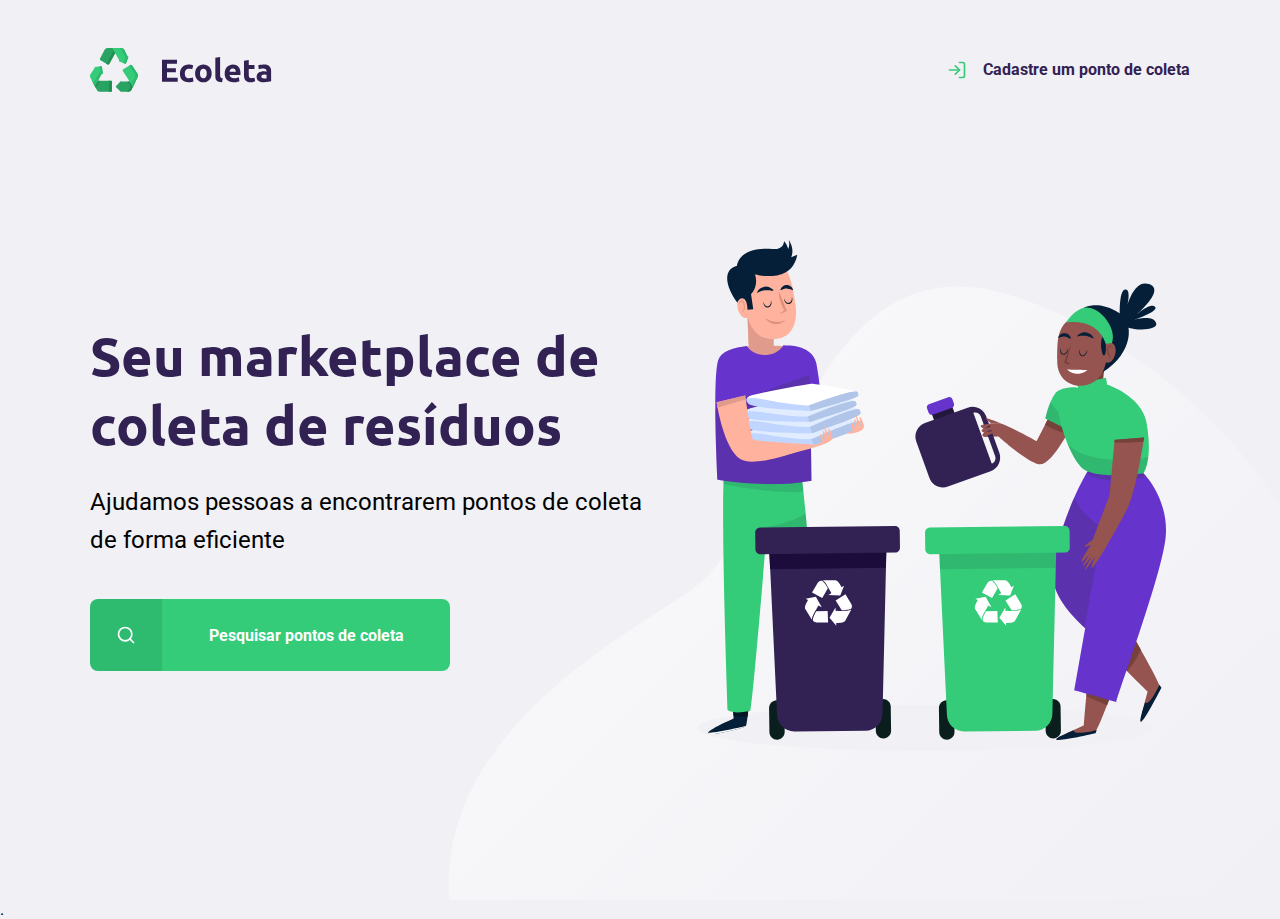
<file: index.html>
<!DOCTYPE html>
<html lang="pt-br">
<head>
    <meta charset="UTF-8">
    <meta name="viewport" content="width=device-width, initial-scale=1.0">
    <title>Ecoleta</title>

    <link href="https://fonts.googleapis.com/css2?family=Montserrat&family=Roboto:wght@300;700&display=swap" rel="stylesheet">
    <link href="https://fonts.googleapis.com/css2?family=Ubuntu:wght@700&display=swap" rel="stylesheet">

    <link rel="stylesheet" href="styles/main.css">
    <link rel="stylesheet" href="styles/home.css">
    <link rel="stylesheet" href="styles/modal.css">

    <link rel="stylesheet" href="styles/responsive.css">

</head>
<body>
    <div id="page-home">

        <div class="content">

            <header>
                <img src="./assets/logo.svg" alt="Logomarca">
                <a href="http://www.google.com.br">
                    <span></span>
                    Cadastre um ponto de coleta
                </a>
            </header>

            <main>
                <h1>Seu marketplace de coleta de resíduos</h1>

                <p>Ajudamos pessoas a encontrarem pontos de coleta de forma eficiente</p>
    
                <a href="#">
                    <span></span>
                    <strong>Pesquisar pontos de coleta</strong>
                </a>
        
            </main>


        </div>
    </div>.

    <div id="modal" class="hide">
        <div class="content">
            <div class="header">
                <h1>Pontos de coleta</h1>
                <a href="#">Fechar</a>
            </div>
            <form action="">
                <label for="search">Cidade</label>
                <div class="search field">
                    <input type="text" 
                    name="search" 
                    placeholder="Pesquise por cidade">
                    <button>
                        <img src="/assets/search.svg" alt="Buscar">
                    </button>
                </div>
            </form>
        </div>
    </div>
    <script src="/scripts/index.js"></script>
</body>

</html>
</file>
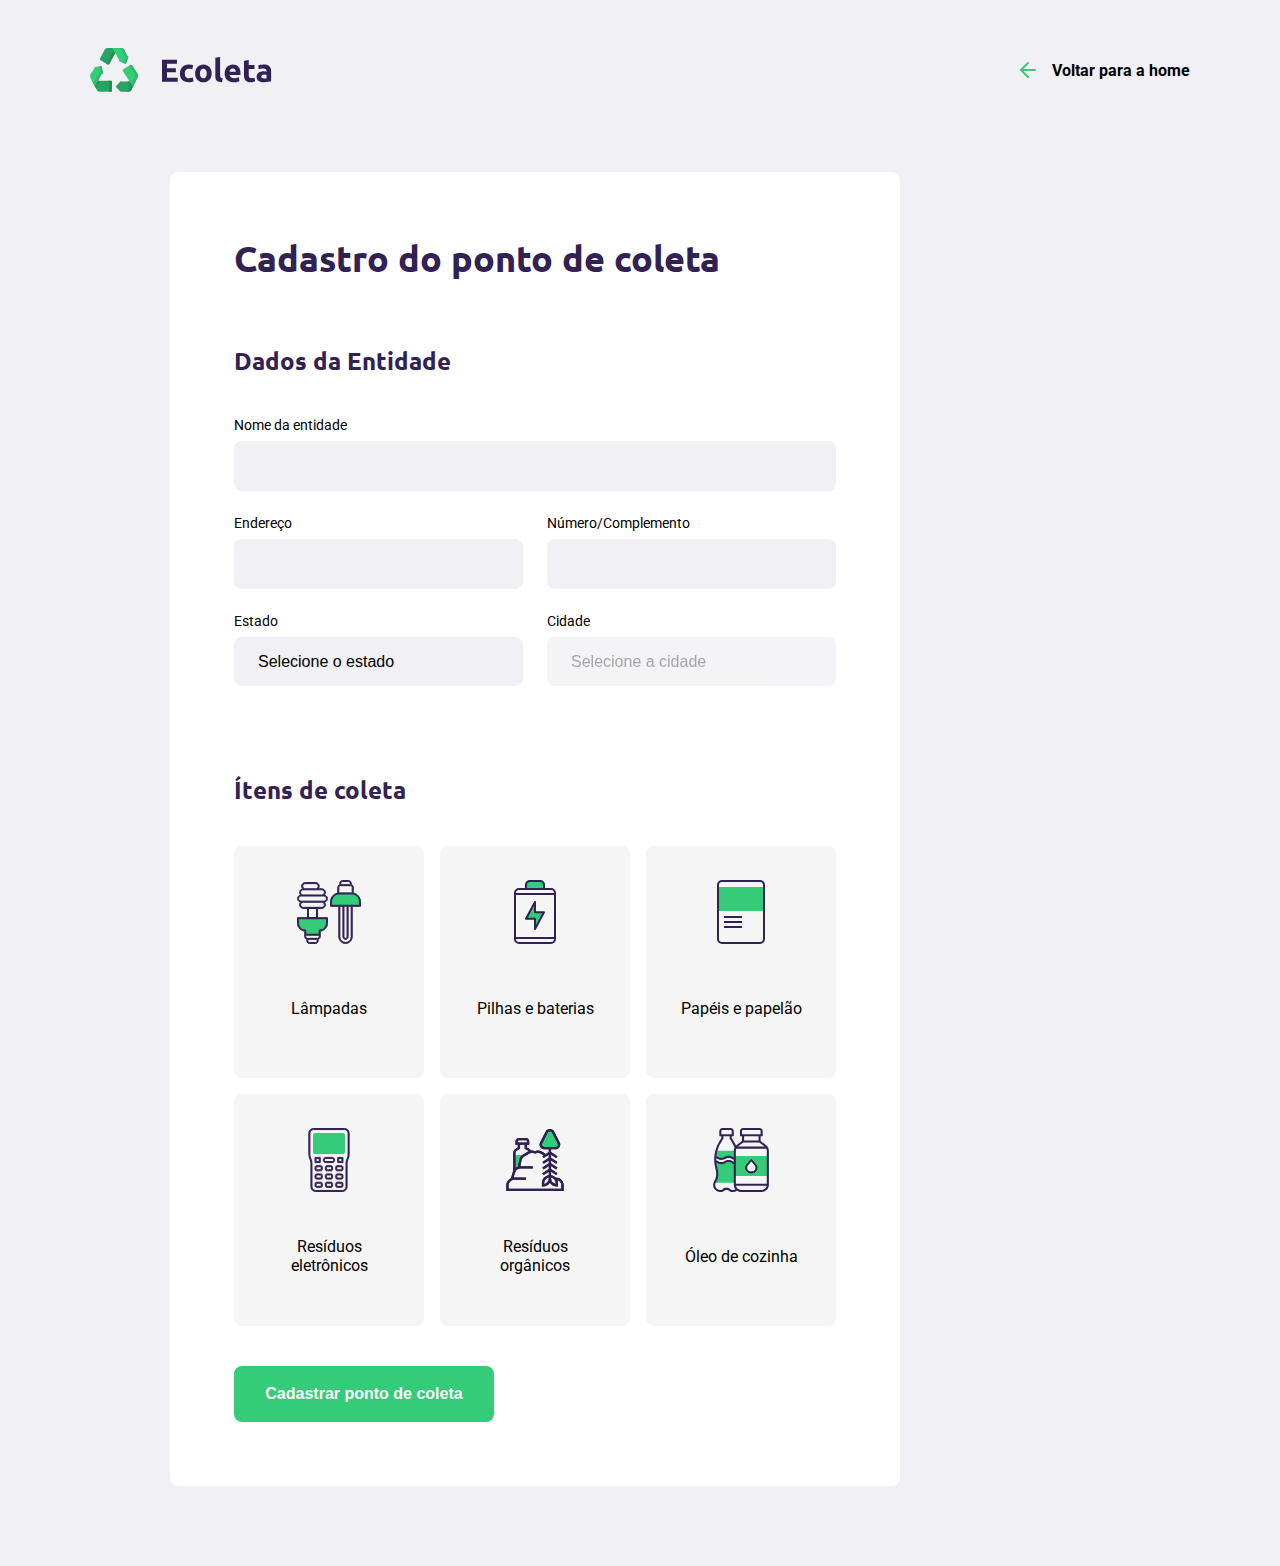
<file: create-point.html>
<!DOCTYPE html>
<html lang="pt-br">
<head>
    <meta charset="UTF-8">
    <meta name="viewport" content="width=device-width, initial-scale=1.0">
    <title>Ecoleta</title>

    <link href="https://fonts.googleapis.com/css2?family=Montserrat&family=Roboto:wght@300;700&display=swap" rel="stylesheet">
    <link href="https://fonts.googleapis.com/css2?family=Ubuntu:wght@700&display=swap" rel="stylesheet">

    <link rel="stylesheet" href="styles/main.css">
    <link rel="stylesheet" href="styles/create-point.css">
    <link rel="stylesheet" href="styles/responsive.css">

</head>
<body>
    <div id="page-create-point">

                <header>
                <img src="./assets/logo.svg" alt="Logomarca">
                <a href="http://www.googie.com.br">
                    <span></span>
                    Voltar para a home
                </a>
            </header>
            <form action="">
                <h1>Cadastro do ponto de coleta</h1>

                <fieldset>
                    <legend>
                        <h2>Dados da Entidade</h2>
                    </legend>
                    <div class="field">
                        <label for="name">
                            Nome da entidade
                        </label>
                        <input type="text" name="name" required>
                    </div>

                    <div class="field-group">
                        <div class="field">
                            <label for="address">
                                Endereço
                            </label>
                            <input type="text" name="address" required>
                        </div>

                        <div class="field">
                            <label for="address2">
                                Número/Complemento
                            </label>
                            <input type="text" name="address2" required>
                        </div>
                    </div>

                    <div class="field-group">
                        <div class="field">
                            <label for="address">
                                Estado
                            </label>
                            <select name="uf" id="">
                                <option value="">Selecione o estado</option>
                            </select>

                            <input type="hidden" name="state" required>
                        </div>

                        <div class="field">
                            <label for="address">
                                Cidade
                            </label>
                            <select name="city" disabled required>
                                <option value="">Selecione a cidade</option>
                            </select>
                        </div>
                    </div>


                </fieldset>
                
                <fieldset>
                    <legend>
                        <h2>Ítens de coleta</h2>
                    </legend>
                </fieldset>

                <div class="items-grid">
                    <li data-id="1">
                        <img src="/assets/lampadas.svg" alt="Lâmpadas">
                        <span>Lâmpadas</span>
                    </li>

                    <li data-id="2">
                        <img src="/assets/baterias.svg" alt="Pilhas e baterias">
                        <span>Pilhas e baterias</span>
                    </li>

                    <li data-id="3">
                        <img src="/assets/papeis-papelao.svg" alt="Papéis e papelão">
                        <span>Papéis e papelão</span>
                    </li>

                    <li data-id="4">
                        <img src="/assets/eletronicos.svg" alt="Resíduos eletrônicos">
                        <span>Resíduos eletrônicos</span>
                    </li>

                    <li data-id="5">
                        <img src="/assets/organicos.svg" alt="Resíduos orgânicos">
                        <span>Resíduos orgânicos</span>
                    </li>

                    <li data-id="6">
                        <img src="/assets/oleo.svg" alt="Óleo de cozinha">
                        <span>Óleo de cozinha</span>
                    </li>
                    
                </div>

                <input type="hidden" name="items">
                <button type="submit">
                    Cadastrar ponto de coleta
                </button>
            </form>


    </div>

<script src="/scripts/create-point.js"></script>
</body>
</html>
</file>
<file: styles/main.css>
:root{
    --tittle-color: #322153;
    --primary-color: #34cb79;
}
*{
    margin: 0;
    padding: 0;
}

html {
    font-family: 'Roboto', sans-serif;
}

body{
    background-color: #F0F0F5;
    -webkit-font-smoothing: antialiased;
}

a {
    text-decoration: none;
}

h1, h2, h3, h4, h5, h6{
    color: var(--tittle-color);
    font-family: 'Ubuntu', sans-serif;
}
</file>
<file: styles/home.css>
#page-home {
    height: 100vh;
    background: url('../assets/home-background.svg') no-repeat;
    background-position: 35vw bottom;
}

#page-home .content {
    width: 90%;
    max-width: 1100px;
    margin: 0 auto;
    height: 100%;
    display: flex;
    flex-direction: column;
}

#page-home header {
    margin-top: 48px;
    display: flex;
    align-items: center;
    justify-content: space-between;
}

#page-home header a{
    display: flex;
    color: var(--tittle-color);
    font-weight: 700;
}

#page-home header a span {
        margin-right: 16px;
        display: flex;
        background-image: url("../assets/log-in.svg");
        width: 20px;
        height: 20px;
}

#page-home main{
    max-width: 560px;
    flex: 1;
    display: flex;
    flex-direction: column;
    justify-content: center;
}

#page-home main h1{
    font-size: 54px;
    
}

#page-home main p{
    font-size: 24px;
    line-height: 38px;
    margin-top: 24px;
}

#page-home main a{
    width: 100%;
    max-width: 360px;
    background: var(--primary-color);
    border-radius: 8px;
    height: 72px;
    display: flex;
    align-items: center;
    margin-top: 40px;
    transition: 400ms;
}

#page-home main a span{
    width: 72px;
    height: 72px;
    border-bottom-left-radius: 8px;
    border-top-left-radius: 8px;
    background: rgba(0, 0, 0, 0.08);
    display: flex;
    align-items: center;
    justify-content: center;
}

#page-home main a:hover {
    background: #2fb86e;
}

#page-home main a span::after {
    content: "";
    background-image: url('../assets/search.svg');
    width: 20px;
    height: 20px;
}

#page-home main a strong{
    color: white;
    align-items: center;
    flex: 1;
    text-align: center;
}
</file>
<file: styles/modal.css>
#modal {
    background-color: #0E0A14ef;
    height: 100vh;
    width: 100vw;
    position: fixed;
    top: 0;
    display: flex;
    justify-content: center;
    align-items: center;
    transition: 400ms;
}
#modal.hide {
    display: none;
}

#modal .content {
    color: white;
    width: 420px;
}

#modal .header {
    display: flex;
    align-items: center;
    justify-content: space-between;
}

#modal .header a {
    background-image: url("../assets/x.svg");
    width: 20px;
    height: 20px;
    display: flex;
    font-size: 0.01px; /* Acessibilidade */
}

#modal .header h1 {
    color: white;
    font-size: 36px;
    display: block;
    line-height: 42px; 
}

#modal form label {
    font-size: 14px;
    line-height: 16px;
    margin-bottom: 8px;
}

#modal form .field {
    display: flex;
}

#modal form input {
    flex: 1;
    background-color: #f0f0f5;
    border-radius: 8px 0px 0px 8px;
    border: 0;
    padding: 16px 24px;
    font-size: 16px;
    color: #6c6c80;
}

#modal form button {
    width: 72px;
    height: 72px;
    background-color: var(--primary-color);
    border: 0;
    border-radius: 0px 8px 8px 0px;
}

#modal form button:hover {
    background-color: #2fb85e;
}
</file>
<file: styles/responsive.css>
@media(max-width: 900px){
    #page-home{
        background-position-x: 70vw;
    }

    #page-home .content{
        align-items: center;
        text-align: center;
    }

    #page-home header a{
        position: absolute;
        bottom: 45px;
        left: 50%;
        transform: translateX(-50%);
    }

    #page-home main {
        align-items: center;
    }
}

@media(min-width: 1700px){
    #page-home{
        background-position-x: 40vw;
    }
}

@media(max-height: 760px){
    #page-home{
        background-position-y: 200px;
    }
}

/* @media(max-width: 800px){
    #page-create-point form .field {
        width: ;
        flex: 1;
        flex-direction: column;
        margin-bottom: 24px;
    }

    #page-create-point form .field-group{
        display: block;
    } */
</file>
<file: styles/create-point.css>
#page-create-point{
    width: 90%;
    max-width: 1100px;
    margin: 0 auto;

}

#page-create-point header{
    display: flex;
    justify-content: space-between;
    align-items: center;
    margin-top: 48px;
}

#page-create-point header a{
    color: var(--title-color);
    font-weight: bold;
    display: flex;
    align-items: center;
}

#page-create-point header a span{
    background: url('../assets/arrow-left.svg');
    height: 24px;
    width: 20px;
    display: flex;
    margin-right: 16px;
}

form{
    background-color: white;
    padding: 64px;
    border-radius: 8px;
    margin: 80px;
    max-width: 730px;
    box-sizing: border-box;
}

form h1{
    font-size: 36px;
}

form fieldset {
    margin-top: 64px;
    border: 0;
}

form legend{
    margin-bottom: 40px;
}

form legend h2{
    font-size: 24px;
}

form .field {
    flex: 1;
    display: flex;
    flex-direction: column;
    margin-bottom: 24px;
}

form .field-group{
    display: flex;
}

form input,
form select{
    background-color: #F0F0F5;
    border: 0;
    padding: 16px 24px;
    font-size: 16px;
    border-radius: 8px;
}

form select{
    -webkit-appearance: none;
    -moz-appearance: none;
    appearance: none;
}

form label{
    font-size: 14px;
    margin-bottom: 8px;
}

form .field-group .field + .field{
    margin-left: 24px;
}

form button{
    width: 260px;
    height: 56px;
    background-color: var(--primary-color);
    border-radius: 8px;
    border: none;
    color: white;
    font-weight: bold;
    font-size: 16px;
    transition: 400ms;
    margin-top: 40px;
}

form button:hover{
    background-color: #2fb86e;
}

.items-grid {
    display: grid;
    gap: 16px;
    grid-template-columns: 1fr 1fr 1fr;
    
}

.items-grid li{
    background-color: #F5F5F5;
    list-style: none;
    border: 2px solid #F5F5F5;
    height: 180px;
    border-radius: 8px;
    display: flex;
    padding: 32px 24px 16px;
    align-items: center;
    flex-direction: column;
    justify-content: space-between;
    text-align: center;
    cursor: pointer;
}

.items-grid li span {
    margin-top: 12px;
    flex: 1;
    display: flex;
    align-items: center;
    color: var(--title-color);
}

.items-grid li.selected {
    background: #e1faec;
    border: 2px solid #34cb79;
}

.items-grid li img,
.items-grid li span {
    pointer-events: none;
}
</file>
